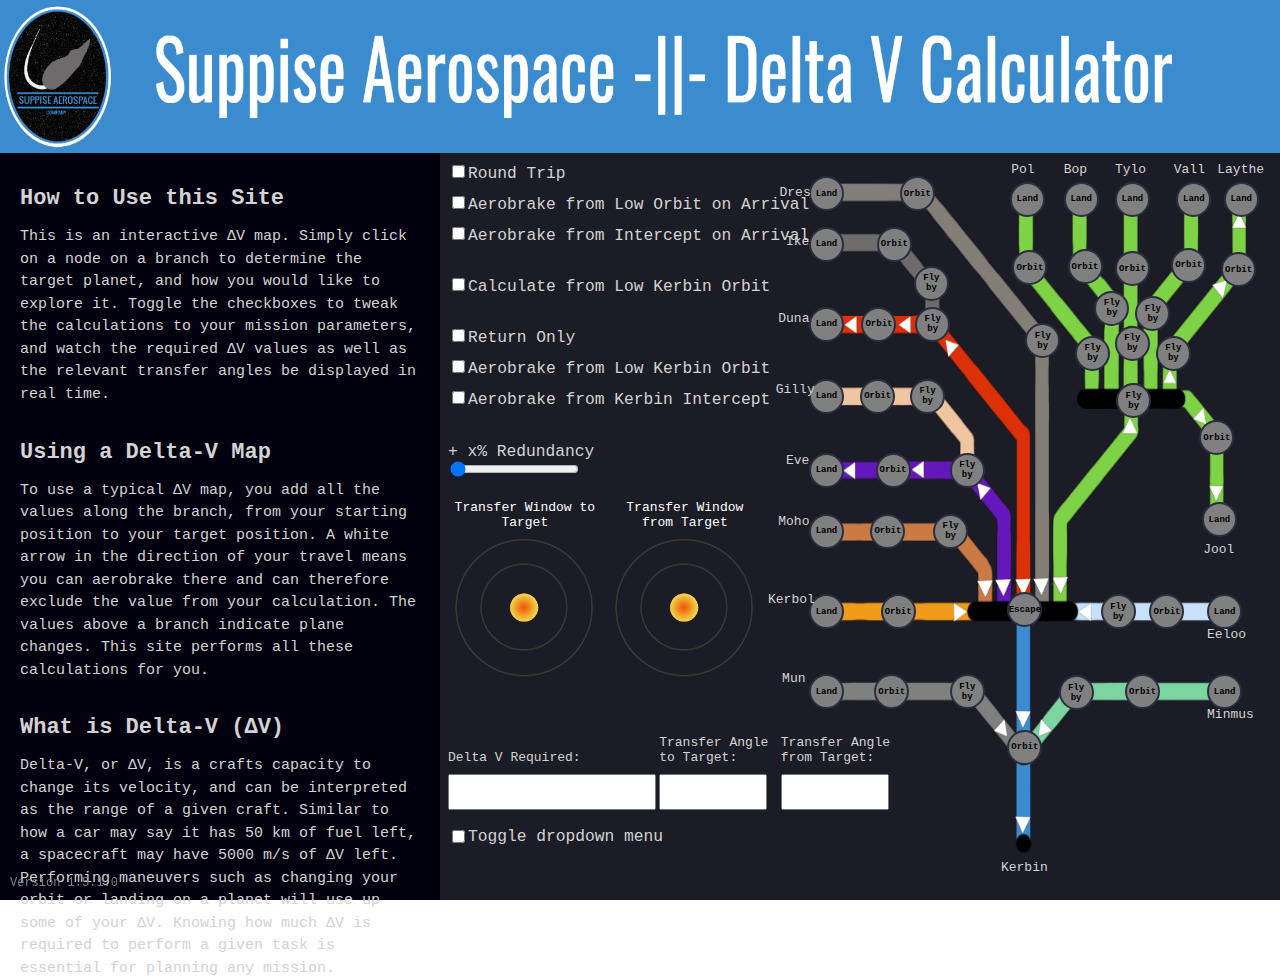
<file: index.html>
<!DOCTYPE html>
<html>

<head>
  <title>KSP Delta V Calculator | Suppise Aerospace</title>
  <link rel="icon" href="favicon.ico" type="images/general/logo2.png">
</head>

<body>

  <body onload="setDefaultSliderValue()">
    <div class="banner">
      <img id="bannerPic" src="images/general/banner.png" alt="bannerPic">
      <img id="mobileBannerPic" src="images/general/mobileBanner.png" alt="mobileBannerPic">

      <!-- Styles -->
      <link rel="stylesheet" href="Styles/default.css">
      <link rel="stylesheet" href="Styles/mobile.css" media="screen and (max-width: 1200px)">
    </div>
    <div class="content">
      <div class="left-section">
        <h2>How to Use this Site</h2>
        <p>
          This is an interactive ΔV map. Simply click on a node on a branch to determine the target planet, and how you
          would like to explore it. Toggle the checkboxes to tweak the calculations to your mission parameters, and
          watch the required ΔV values as well as the relevant transfer angles be displayed in real time.
        </p>

        <h2>Using a Delta-V Map</h2>
        <p>
          To use a typical ΔV map, you add all the values along the branch, from your starting position to your target
          position. A white arrow in the direction of your travel means you can aerobrake there and can therefore
          exclude the value from your calculation. The values above a branch indicate plane changes. This site performs
          all these calculations for you.
        </p>

        <h2>What is Delta-V (ΔV)</h2>
        <p>
          Delta-V, or ΔV, is a crafts capacity to change its velocity, and can be interpreted as the range of a given
          craft. Similar to how a car may say it has 50 km of fuel left, a spacecraft may have 5000 m/s of ΔV left.
          Performing maneuvers such as changing your orbit or landing on a planet will use up some of your ΔV. Knowing
          how much ΔV is required to perform a given task is essential for planning any mission.
        </p>
      </div>
      <div class="right-section"></div>
      <input type="text" id="dV_display" readonly>
      <div id="dV">Delta V Required:</div>

      <input type="text" id="arrival_angle" readonly>
      <div id="arrival">Transfer Angle <br> to Target:</div>

      <input type="text" id="departure_angle" readonly>
      <div id="departure">Transfer Angle <br> from Target:</div>

      <div class="dropdown">
        <div class="dropdown-content" id="dv-dropdown">
          <!-- Entries added dynamically -->
        </div>
      </div>

      <!-- dv map display -->
      <img id="calculator-image" src="images/maps/mapV3.png" alt="Calculator Image">
      <div class="paths">
        <img id="sun0" src="images/maps/sun0.png" alt="sun0">
        <img id="sun1" src="images/maps/sun1.png" alt="sun1">
        <img id="moho0" src="images/maps/moho0.png" alt="moho0">
        <img id="moho1" src="images/maps/moho1.png" alt="moho1">
        <img id="moho2" src="images/maps/moho2.png" alt="moho2">
        <img id="eve0" src="images/maps/eve0.png" alt="eve0">
        <img id="eve1" src="images/maps/eve1.png" alt="eve1">
        <img id="eve2" src="images/maps/eve2.png" alt="eve2">
        <img id="gilly0" src="images/maps/gilly0.png" alt="gilly0">
        <img id="gilly1" src="images/maps/gilly1.png" alt="gilly1">
        <img id="gilly2" src="images/maps/gilly2.png" alt="gilly2">
        <img id="kerbin0" src="images/maps/kerbin0.png" alt="kerbin0">
        <img id="kerbin1" src="images/maps/kerbin1.png" alt="kerbin1">
        <img id="mun0" src="images/maps/mun0.png" alt="mun0">
        <img id="mun1" src="images/maps/mun1.png" alt="mun1">
        <img id="mun2" src="images/maps/mun2.png" alt="mun2">
        <img id="minmus0" src="images/maps/minmus0.png" alt="minmus0">
        <img id="minmus1" src="images/maps/minmus1.png" alt="minmus1">
        <img id="minmus2" src="images/maps/minmus2.png" alt="minmus2">
        <img id="duna0" src="images/maps/duna0.png" alt="duna0">
        <img id="duna1" src="images/maps/duna1.png" alt="duna1">
        <img id="duna2" src="images/maps/duna2.png" alt="duna2">
        <img id="ike0" src="images/maps/ike0.png" alt="ike0">
        <img id="ike1" src="images/maps/ike1.png" alt="ike1">
        <img id="ike2" src="images/maps/ike2.png" alt="ike2">
        <img id="dres0" src="images/maps/dres0.png" alt="dres0">
        <img id="dres1" src="images/maps/dres1.png" alt="dres1">
        <img id="dres2" src="images/maps/dres2.png" alt="dres2">
        <img id="jool0" src="images/maps/jool0.png" alt="jool0">
        <img id="jool1" src="images/maps/jool1.png" alt="jool1">
        <img id="jool2" src="images/maps/jool2.png" alt="jool2">
        <img id="laythe0" src="images/maps/laythe0.png" alt="laythe0">
        <img id="laythe1" src="images/maps/laythe1.png" alt="laythe1">
        <img id="laythe2" src="images/maps/laythe2.png" alt="laythe2">
        <img id="vall0" src="images/maps/vall0.png" alt="vall0">
        <img id="vall1" src="images/maps/vall1.png" alt="vall1">
        <img id="vall2" src="images/maps/vall2.png" alt="vall2">
        <img id="tylo0" src="images/maps/tylo0.png" alt="tylo0">
        <img id="tylo1" src="images/maps/tylo1.png" alt="tylo1">
        <img id="tylo2" src="images/maps/tylo2.png" alt="tylo2">
        <img id="bop0" src="images/maps/bop0.png" alt="bop0">
        <img id="bop1" src="images/maps/bop1.png" alt="bop1">
        <img id="bop2" src="images/maps/bop2.png" alt="bop2">
        <img id="pol0" src="images/maps/pol0.png" alt="pol0">
        <img id="pol1" src="images/maps/pol1.png" alt="pol1">
        <img id="pol2" src="images/maps/pol2.png" alt="pol2">
        <img id="eeloo0" src="images/maps/eeloo0.png" alt="eeloo0">
        <img id="eeloo1" src="images/maps/eeloo1.png" alt="eeloo1">
        <img id="eeloo2" src="images/maps/eeloo2.png" alt="eeloo2">
      </div>

      <img id="aeroArrive" src="images/aerobreak/aeroArrive.png" alt="Aerobrake Arrival" class="aero">
      <img id="aeroReturn" src="images/aerobreak/aeroReturn.png" alt="Aerobrake Return" class="aero">
      <img id="aeroArriveLO" src="images/aerobreak/aeroArriveLO.png" alt="Aerobrake Arrive LO" class="aero">
      <img id="aeroReturnLO" src="images/aerobreak/aeroReturnLO.png" alt="Aerobrake Return LO" class="aero">

      <img id="emptyPhaseAngleArrive" src="images/transferAngles/emptyPhaseAngleArrive.png" alt="Transfer Angle Arrive">
      <img id="mohoArrive" src="images/transferAngles/mohoArrive.png" alt="mohoArrive">
      <img id="eveArrive" src="images/transferAngles/eveArrive.png" alt="eveArrive">
      <img id="dunaArrive" src="images/transferAngles/dunaArrive.png" alt="dunaArrive">
      <img id="dresArrive" src="images/transferAngles/dresArrive.png" alt="dresArrive">
      <img id="joolArrive" src="images/transferAngles/joolArrive.png" alt="joolArrive">
      <img id="eelooArrive" src="images/transferAngles/eelooArrive.png" alt="eelooArrive">
      <div id="transferAngleArriveText">Transfer Window to Target</div>

      <img id="emptyPhaseAngleDepart" src="images/transferAngles/emptyPhaseAngleDepart.png" alt="Transfer Angle Depart">
      <img id="mohoDepart" src="images/transferAngles/mohoDepart.png" alt="mohoDepart">
      <img id="eveDepart" src="images/transferAngles/eveDepart.png" alt="eveDepart">
      <img id="dunaDepart" src="images/transferAngles/dunaDepart.png" alt="dunaDepart">
      <img id="dresDepart" src="images/transferAngles/dresDepart.png" alt="dresDepart">
      <img id="joolDepart" src="images/transferAngles/joolDepart.png" alt="joolDepart">
      <img id="eelooDepart" src="images/transferAngles/eelooDepart.png" alt="eelooDepart">
      <div id="transferAngleDepartText">Transfer Window from Target</div>

      <div class="toggle-boxes"> <!-- Apear in the order of which they are on the site (not numerical) -->
        <label>
          <input type="checkbox" id="toggle1" onchange="handleToggleChange('toggle1')">Round Trip
        </label>
        <label>
          <input type="checkbox" id="toggle2" onchange="handleToggleChange('toggle2')">Aerobrake from Low Orbit on
          Arrival
        </label>
        <label>
          <input type="checkbox" id="toggle3" onchange="handleToggleChange('toggle3')">Aerobrake from Intercept on
          Arrival
        </label>
        <label>
          <input type="checkbox" id="toggle7" onchange="handleToggleChange('toggle7')">Calculate from Low Kerbin Orbit
        </label>
        <label>
          <input type="checkbox" id="toggle4" onchange="handleToggleChange('toggle4')">Return Only
        </label>
        <label>
          <input type="checkbox" id="toggle5" onchange="handleToggleChange('toggle5')">Aerobrake from Low Kerbin Orbit
        </label>
        <label>
          <input type="checkbox" id="toggle6" onchange="handleToggleChange('toggle6')">Aerobrake from Kerbin Intercept
        </label>
        <div class="slider">
          <input type="range" id="slider" min="0" max="5" step="1" onchange="handleSliderChange(this)">
          <div id="slider-value">+ x% Redundancy</div>
        </div>
        </label>
      </div>
      <label>
        <input type="checkbox" id="toggle8" onchange="handleToggleChange('toggle8')">
        <div id="dropdown-toggle">Toggle dropdown menu</div>
      </label>
    </div>
    <div class="tree">
      <div class="branch" id="Sun"> <!-- sun -->
        <button class="node" id="sunOrbit" onclick="calculateSum('Sun', 0)" data-value="19700">Orbit</button>
        <button class="node" id="sunLand" onclick="calculateSum('Sun', 1)" data-value="67000">Land</button>
        <div id="kerbolLabel">Kerbol</div>
      </div>
      <div class="branch" id="Moho"> <!-- moho -->
        <button class="node" id="mohoIntercept" onclick="calculateSum('Moho', 0)" data-value="3280">Fly by</button>
        <button class="node" id="mohoOrbit" onclick="calculateSum('Moho', 1)" data-value="2410">Orbit</button>
        <button class="node" id="mohoLand" onclick="calculateSum('Moho', 2)" data-value="870">Land</button>
        <div id="mohoLabel">Moho</div>
      </div>
      <div class="branch" id="Eve"> <!-- eve -->
        <button class="node" id="eveIntercept" onclick="calculateSum('Eve', 0)" data-value="520">Fly by</button>
        <button class="node" id="eveOrbit" onclick="calculateSum('Eve', 1)" data-value="1410">Orbit</button>
        <button class="node" id="eveLand" onclick="calculateSum('Eve', 2)" data-value="8000">Land</button>
        <div id="eveLabel">Eve</div>
      </div>
      <div class="branch" id="Gilly"> <!-- gilly -->
        <button class="node" id="gillyIntercept" onclick="calculateSum('Gilly', 0)" data-value="660">Fly by</button>
        <button class="node" id="gillyOrbit" onclick="calculateSum('Gilly', 1)" data-value="410">Orbit</button>
        <button class="node" id="gillyLand" onclick="calculateSum('Gilly', 2)" data-value="30">Land</button>
        <div id="gillyLabel">Gilly</div>
      </div>
      <div class="branch" id="Kerbin"> <!-- kerbin -->
        <button class="node" id="kerbinOrbit" onclick="calculateSum('Kerbin', 0)" data-value="3400">Orbit</button>
        <button class="node" id="kerbinEscape" onclick="calculateSum('Kerbin', 1)" data-value="950">Escape</button>
        <div id="kerbinLabel">Kerbin</div>
      </div>
      <div class="branch" id="Mun"> <!-- mun -->
        <button class="node" id="munIntercept" onclick="calculateSum('Mun', 0)" data-value="860">Fly by</button>
        <button class="node" id="munOrbit" onclick="calculateSum('Mun', 1)" data-value="310">Orbit</button>
        <button class="node" id="munLand" onclick="calculateSum('Mun', 2)" data-value="580">Land</button>
        <div id="munLabel">Mun</div>
      </div>
      <div class="branch" id="Minmus"> <!-- minmus -->
        <button class="node" id="minmusIntercept" onclick="calculateSum('Minmus', 0)" data-value="1170">Fly
          by</button>
        <button class="node" id="minmusOrbit" onclick="calculateSum('Minmus', 1)" data-value="160">Orbit</button>
        <button class="node" id="minmusLand" onclick="calculateSum('Minmus', 2)" data-value="180">Land</button>
        <div id="minmusLabel">Minmus</div>
      </div>
      <div class="branch" id="Duna"> <!-- duna -->
        <button class="node" id="dunaIntercept" onclick="calculateSum('Duna', 0)" data-value="140">Fly by</button>
        <button class="node" id="dunaOrbit" onclick="calculateSum('Duna', 1)" data-value="610">Orbit</button>
        <button class="node" id="dunaLand" onclick="calculateSum('Duna', 2)" data-value="1450">Land</button>
        <div id="dunaLabel">Duna</div>
      </div>
      <div class="branch" id="Ike"> <!-- ike -->
        <button class="node" id="ikeIntercept" onclick="calculateSum('Ike', 0)" data-value="420">Fly by</button>
        <button class="node" id="ikeOrbit" onclick="calculateSum('Ike', 1)" data-value="180">Orbit</button>
        <button class="node" id="ikeLand" onclick="calculateSum('Ike', 2)" data-value="390">Land</button>
        <div id="ikeLabel">Ike</div>
      </div>
      <div class="branch" id="Dres"> <!-- dres -->
        <button class="node" id="dresIntercept" onclick="calculateSum('Dres', 0)" data-value="1620">Fly by</button>
        <button class="node" id="dresOrbit" onclick="calculateSum('Dres', 1)" data-value="1290">Orbit</button>
        <button class="node" id="dresLand" onclick="calculateSum('Dres', 2)" data-value="430">Land</button>
        <div id="dresLabel">Dres</div>
      </div>
      <div class="branch" id="Jool"> <!-- jool -->
        <button class="node" id="joolIntercept" onclick="calculateSum('Jool', 0)" data-value="1250">Fly by</button>
        <button class="node" id="joolOrbit" onclick="calculateSum('Jool', 1)" data-value="2970">Orbit</button>
        <button class="node" id="joolLand" onclick="calculateSum('Jool', 2)" data-value="14000">Land</button>
        <div id="joolLabel">Jool</div>
      </div>
      <div class="branch" id="Laythe"> <!-- laythe -->
        <button class="node" id="laytheIntercept" onclick="calculateSum('Laythe', 0)" data-value="2340">Fly
          by</button>
        <button class="node" id="laytheOrbit" onclick="calculateSum('Laythe', 1)" data-value="1070">Orbit</button>
        <button class="node" id="laytheLand" onclick="calculateSum('Laythe', 2)" data-value="2900">Land</button>
        <div id="laytheLabel">Laythe</div>
      </div>
      <div class="branch" id="Vall"> <!-- vall -->
        <button class="node" id="vallIntercept" onclick="calculateSum('Vall', 0)" data-value="2030">Fly by</button>
        <button class="node" id="vallOrbit" onclick="calculateSum('Vall', 1)" data-value="910">Orbit</button>
        <button class="node" id="vallLand" onclick="calculateSum('Vall', 2)" data-value="860">Land</button>
        <div id="vallLabel">Vall</div>
      </div>
      <div class="branch" id="Tylo"> <!-- tylo -->
        <button class="node" id="tyloIntercept" onclick="calculateSum('Tylo', 0)" data-value="1810">Fly by</button>
        <button class="node" id="tyloOrbit" onclick="calculateSum('Tylo', 1)" data-value="1100">Orbit</button>
        <button class="node" id="tyloLand" onclick="calculateSum('Tylo', 2)" data-value="2270">Land</button>
        <div id="tyloLabel">Tylo</div>
      </div>
      <div class="branch" id="Bop"> <!-- bop -->
        <button class="node" id="bopIntercept" onclick="calculateSum('Bop', 0)" data-value="4070">Fly by</button>
        <button class="node" id="bopOrbit" onclick="calculateSum('Bop', 1)" data-value="900">Orbit</button>
        <button class="node" id="bopLand" onclick="calculateSum('Bop', 2)" data-value="230">Land</button>
        <div id="bopLabel">Bop</div>
      </div>
      <div class="branch" id="Pol"> <!-- pol -->
        <button class="node" id="polIntercept" onclick="calculateSum('Pol', 0)" data-value="2270">Fly by</button>
        <button class="node" id="polOrbit" onclick="calculateSum('Pol', 1)" data-value="820">Orbit</button>
        <button class="node" id="polLand" onclick="calculateSum('Pol', 2)" data-value="130">Land</button>
        <div id="polLabel">Pol</div>
      </div>
      <div class="branch" id="Eeloo"> <!-- eeloo -->
        <button class="node" id="eelooIntercept" onclick="calculateSum('Eeloo', 0)" data-value="2470">Fly by</button>
        <button class="node" id="eelooOrbit" onclick="calculateSum('Eeloo', 1)" data-value="1370">Orbit</button>
        <button class="node" id="eelooLand" onclick="calculateSum('Eeloo', 2)" data-value="620">Land</button>
        <div id="eelooLabel">Eeloo</div>
      </div>
    </div>
    </div>
    </div>
    </div>

    <footer>
      <span id="version-info">Version 1.5.1.0</span>
    </footer>

    <!-- Scripts -->
    <script src="Scripts/Main.js"></script>
    <script src="Scripts/Aerobrake.js"></script>
    <script src="Scripts/Transfer.js"></script>
    <script src="Scripts/Dropdown.js"></script>
  </body>

</html>
</file>
<file: Styles/default.css>
@media only screen and (min-width: 1200px) {

  /**********************************************
  *************************** GENERAL POSITIONING
  **********************************************/

  html,
  body {
    height: 100%;
    margin: 0;
    padding: 0;
  }

  .banner {
    height: 17%;
    background-color: rgb(59, 140, 207);
  }

  .content {
    display: flex;
    height: 83%;
    width: 100%;
    color: lightgray;
  }

  .left-section {
    flex-basis: 33.33%;
    background-color: rgb(2, 0, 14);
    padding-left: 20px;
    padding-right: 20px;
    padding-top: 0px;
  }

  .right-section {
    flex-basis: 66.67%;
    display: flex;
    flex-direction: column;
    align-items: center;
    justify-content: center;
    background-color: rgb(28, 28, 38);
    padding: 20px;
  }

  /***********************************************
*********************************** INTERACTIVES
***********************************************/

  /* toggle boxes and slider */

  .toggle-boxes label {
    margin-bottom: 10px;
    color: lightgrey;
  }

  .slider label {
    margin-top: 10px;
    color: lightgrey;
  }

  #slider-value {
    margin-top: -40px;
    font-size: 100%;
  }

  .toggle-boxes {
    display: flex;
    flex-direction: column;
    position: absolute;
    top: 18%;
    left: 35%;
    font-size: 125%;
    font-family: monospace;
  }

  .toggle-boxes label:nth-child(3),
  .toggle-boxes label:nth-child(4) {
    margin-bottom: 30px;
  }

  .toggle-boxes label:nth-child(7) {
    margin-bottom: 50px;
  }

  #toggle8 {
    position: absolute;
    left: 35%;
    bottom: 6%;
  }

  #dropdown-toggle {
    position: absolute;
    left: calc(35% + 20px);
    bottom: 6%;
    font-size: 125%;
    font-family: monospace;
  }

  .toggle-boxes:hover {
    cursor: pointer;
  }


  /*branches and nodes*/

  .node {
    display: inline-flex;
    align-items: center;
    justify-content: center;
    width: 35px;
    height: 35px;
    border-radius: 50%;
    background-color: grey;
    color: black;
    border: #2b2e3f 2px solid;
    font-weight: bold;
    text-align: center;
    margin-right: 10px;
    font-size: 9px;
    font-family: monospace;
  }

  .node:hover {
    cursor: pointer;
  }

  /**************************************************
***************************** TXT AND MISC POSITONS
**************************************************/

  #title {
    position: absolute;
    top: 0.5%;
    left: 12%;
    font-family: 'Oswald', sans-serif;
    font-weight: 400;
    font-size: 80px;
    color: rgb(255, 255, 255);
  }

  .left-section h2 {
    font-size: 22px;
    padding-top: 15px;
    margin-bottom: 0px;
    font-family: monospace;
  }

  .left-section p {
    font-size: 15px;
    line-height: 1.5;
    font-family: monospace;
  }

  #transferAngleArriveText {
    width: 12%;
    text-align: center;
    position: absolute;
    top: 55.5%;
    left: 35%;
    color: white;
    font-family: monospace;
  }

  #transferAngleDepartText {
    width: 12%;
    text-align: center;
    position: absolute;
    top: 55.5%;
    left: 47.5%;
    color: white;
    font-family: monospace;
  }

  footer {
    position: fixed;
    bottom: 10px;
    left: 10px;
    font-family: monospace;
  }

  #version-info {
    font-size: 12px;
    color: grey;
  }

  /********************************************
************************************ DISPLAYS
********************************************/

  /* dV display */

  #dV_display {
    height: 30px;
    width: 200px;
    font-size: 20px;
    text-align: center;
    position: absolute;
    left: 35%;
    bottom: 10%;
    font-family: monospace;
    z-index: 2;
  }

  #dV {
    position: absolute;
    left: 35%;
    bottom: 15%;
    font-family: monospace;
  }

  /* arrival and departure angle displays */

  #arrival_angle {
    height: 30px;
    width: 100px;
    font-size: 17px;
    text-align: center;
    position: absolute;
    left: 51.5%;
    bottom: 10%;
    font-family: monospace;
  }

  #arrival {
    position: absolute;
    left: 51.5%;
    bottom: 15%;
    font-family: monospace;
  }

  #departure_angle {
    height: 30px;
    width: 100px;
    font-size: 17px;
    text-align: center;
    position: absolute;
    left: 61%;
    bottom: 10%;
    font-family: monospace;
  }

  #departure {
    position: absolute;
    left: 61%;
    bottom: 15%;
    font-family: monospace;
  }

  /* dropdown */

  .dropdown {
    position: absolute;
    right: calc(52.5% + 200px);
    bottom: 10%;
    display: inline-block;
    z-index: 2;
  }

  .dropdown-content {
    display: none;
    background-color: #2b2e3f;
    left: 5px;
    min-width: 160px;
    box-shadow: 0px 8px 16px 0px rgba(0, 0, 0, 0.2);
    z-index: 2;
    color: rgb(190, 190, 190);
    font-family: monospace;
  }

  .dropdown-content div {
    padding: 12px 16px;
    left: 5px;
    border-bottom: 1px solid #ddd;
  }

  /* .dropdown:hover .dropdown-content {
    display: block;
    left: -100%;
  } */


  /***************************************
***************************** ALL IMAGES
***************************************/

  #calculator-image {
    width: 36%;
    height: 75%;
    position: absolute;
    top: 20%;
    left: 62.5%;
  }

  #paths {
    opacity: 0;
    width: 36%;
    height: 75%;
    position: absolute;
    top: 20%;
    left: 62.5%;
  }

  .aero {
    opacity: 0;
  }

  #aeroArrive {
    opacity: 1;
  }

  #aeroReturn {
    opacity: 1;
  }


  #aeroArrive {
    width: 36%;
    height: 75%;
    position: absolute;
    top: 20%;
    left: 62.5%;
  }

  #aeroReturn {
    width: 36%;
    height: 75%;
    position: absolute;
    top: 20%;
    left: 62.5%;
  }

  #aeroArriveLO {
    width: 36%;
    height: 75%;
    position: absolute;
    top: 20%;
    left: 62.5%;
  }

  #aeroReturnLO {
    width: 36%;
    height: 75%;
    position: absolute;
    top: 20%;
    left: 62.5%;
  }

  #mohoArrive,
  #eveArrive,
  #dunaArrive,
  #dresArrive,
  #joolArrive,
  #eelooArrive {
    width: 12%;
    position: absolute;
    top: 59%;
    left: 35%;
    opacity: 0;
  }

  #emptyPhaseAngleArrive {
    width: 12%;
    position: absolute;
    top: 59%;
    left: 35%;
    opacity: 1;
  }

  #mohoDepart,
  #eveDepart,
  #dunaDepart,
  #dresDepart,
  #joolDepart,
  #eelooDepart {
    width: 12%;
    position: absolute;
    top: 59%;
    left: 47.5%;
    opacity: 0;
  }


  #emptyPhaseAngleDepart {
    width: 12%;
    position: absolute;
    top: 59%;
    left: 47.5%;
  }

  #bannerPic {
    width: 100%;
    height: 17%;
    position: absolute;
    top: 0%;
    left: 0%;
  }

  #mobileBannerPic {
    display: none;
  }

  #sun0,
  #sun1,
  #moho0,
  #moho1,
  #moho2,
  #eve0,
  #eve1,
  #eve2,
  #gilly0,
  #gilly1,
  #gilly2,
  #kerbin0,
  #kerbin1,
  #mun0,
  #mun1,
  #mun2,
  #minmus0,
  #minmus1,
  #minmus2,
  #duna0,
  #duna1,
  #duna2,
  #ike0,
  #ike1,
  #ike2,
  #dres0,
  #dres1,
  #dres2,
  #jool0,
  #jool1,
  #jool2,
  #laythe0,
  #laythe1,
  #laythe2,
  #vall0,
  #vall1,
  #vall2,
  #tylo0,
  #tylo1,
  #tylo2,
  #bop0,
  #bop1,
  #bop2,
  #pol0,
  #pol1,
  #pol2,
  #eeloo0,
  #eeloo1,
  #eeloo2 {
    opacity: 0;
    width: 36%;
    height: 75%;
    position: absolute;
    top: 20%;
    left: 62.5%;
  }

  /**************************************
***********************  NODE POSITIONS
**************************************/

  #sunOrbit {
    position: absolute;
    top: 66%;
    left: 68.8%;
  }

  #sunLand {
    position: absolute;
    top: 66%;
    left: 63.2%;
  }

  #mohoIntercept {
    position: absolute;
    top: 57.1%;
    left: 72.9%;
    text-align: center;
  }

  #mohoOrbit {
    position: absolute;
    top: 57.1%;
    left: 68%;
  }

  #mohoLand {
    position: absolute;
    top: 57.1%;
    left: 63.2%;
  }

  #eveIntercept {
    position: absolute;
    top: 50.3%;
    left: 74.2%;
    text-align: center;
  }

  #eveOrbit {
    position: absolute;
    top: 50.3%;
    left: 68.4%;
  }

  #eveLand {
    position: absolute;
    top: 50.3%;
    left: 63.2%;
  }

  #gillyIntercept {
    position: absolute;
    top: 42.1%;
    left: 71.1%;
    text-align: center;
  }

  #gillyOrbit {
    position: absolute;
    top: 42.1%;
    left: 67.2%;
  }

  #gillyLand {
    position: absolute;
    top: 42.1%;
    left: 63.2%;
  }

  #kerbinOrbit {
    position: absolute;
    top: 81.1%;
    left: 78.7%;
  }

  #kerbinEscape {
    position: absolute;
    top: 65.8%;
    left: 78.7%;
  }

  #munIntercept {
    position: absolute;
    top: 74.9%;
    left: 74.2%;
    text-align: center;
  }

  #munOrbit {
    position: absolute;
    top: 74.9%;
    left: 68.3%;
  }

  #munLand {
    position: absolute;
    top: 74.9%;
    left: 63.2%;
  }

  #minmusIntercept {
    position: absolute;
    top: 75%;
    left: 82.7%;
    text-align: center;
  }

  #minmusOrbit {
    position: absolute;
    top: 74.9%;
    left: 87.9%;
  }

  #minmusLand {
    position: absolute;
    top: 74.9%;
    left: 94.3%;
  }

  #dunaIntercept {
    position: absolute;
    top: 34.1%;
    left: 71.5%;
    text-align: center;
  }

  #dunaOrbit {
    position: absolute;
    top: 34.1%;
    left: 67.3%;
  }

  #dunaLand {
    position: absolute;
    top: 34.1%;
    left: 63.2%;
  }

  #ikeIntercept {
    position: absolute;
    top: 29.5%;
    left: 71.4%;
    text-align: center;
  }

  #ikeOrbit {
    position: absolute;
    top: 25.2%;
    left: 68.5%;
  }

  #ikeLand {
    position: absolute;
    top: 25.2%;
    left: 63.2%;
  }

  #dresIntercept {
    position: absolute;
    top: 35.9%;
    left: 80.1%;
    text-align: center;
  }

  #dresOrbit {
    position: absolute;
    top: 19.6%;
    left: 70.3%;
  }

  #dresLand {
    position: absolute;
    top: 19.6%;
    left: 63.2%;
  }

  #joolIntercept {
    position: absolute;
    top: 42.6%;
    left: 87.2%;
    text-align: center;
  }

  #joolOrbit {
    position: absolute;
    top: 46.7%;
    left: 93.7%;
  }

  #joolLand {
    position: absolute;
    top: 55.8%;
    left: 93.9%;
  }

  #laytheIntercept {
    position: absolute;
    top: 37.3%;
    left: 90.3%;
    text-align: center;
  }

  #laytheOrbit {
    position: absolute;
    top: 28%;
    left: 95.4%;
  }

  #laytheLand {
    position: absolute;
    top: 20.2%;
    left: 95.6%;
  }

  #vallIntercept {
    position: absolute;
    top: 32.9%;
    left: 88.7%;
    text-align: center;
  }

  #vallOrbit {
    position: absolute;
    top: 27.5%;
    left: 91.5%;
  }

  #vallLand {
    position: absolute;
    top: 20.2%;
    left: 91.9%;
  }

  #tyloIntercept {
    position: absolute;
    top: 36.2%;
    left: 87.1%;
    text-align: center;
  }

  #tyloOrbit {
    position: absolute;
    top: 27.9%;
    left: 87.1%;
  }

  #tyloLand {
    position: absolute;
    top: 20.2%;
    left: 87.1%;
  }

  #bopIntercept {
    position: absolute;
    top: 32.3%;
    left: 85.5%;
    text-align: center;
  }

  #bopOrbit {
    position: absolute;
    top: 27.7%;
    left: 83.4%;
  }

  #bopLand {
    position: absolute;
    top: 20.2%;
    left: 83.1%;
  }

  #polIntercept {
    position: absolute;
    top: 37.3%;
    left: 84%;
  }

  #polOrbit {
    position: absolute;
    top: 27.8%;
    left: 79.1%;
  }

  #polLand {
    position: absolute;
    top: 20.2%;
    left: 78.9%;
  }

  #eelooIntercept {
    position: absolute;
    top: 66%;
    left: 86%;
  }

  #eelooOrbit {
    position: absolute;
    top: 66%;
    left: 89.8%;
  }

  #eelooLand {
    position: absolute;
    top: 66%;
    left: 94.3%;
  }

  /*************************************************
************************************** NODE LABELS
*************************************************/

  #kerbolLabel,
  #mohoLabel,
  #eveLabel,
  #gillyLabel,
  #kerbinLabel,
  #munLabel,
  #minmusLabel,
  #dunaLabel,
  #ikeLabel,
  #dresLabel,
  #joolLabel,
  #laytheLabel,
  #vallLabel,
  #tyloLabel,
  #bopLabel,
  #polLabel,
  #eelooLabel {
    color: lightgray;
    font-family: monospace;
  }

  #kerbolLabel {
    position: absolute;
    top: 65.8%;
    left: 60%;
  }

  #mohoLabel {
    position: absolute;
    top: 57.1%;
    left: 60.8%;
  }

  #eveLabel {
    position: absolute;
    top: 50.3%;
    left: 61.4%;
  }

  #gillyLabel {
    position: absolute;
    top: 42.4%;
    left: 60.6%;
  }

  #kerbinLabel {
    position: absolute;
    top: 95.6%;
    left: 78.2%;
  }

  #munLabel {
    position: absolute;
    top: 74.5%;
    left: 61.1%;
  }

  #minmusLabel {
    position: absolute;
    top: 78.5%;
    left: 94.3%;
  }

  #dunaLabel {
    position: absolute;
    top: 34.5%;
    left: 60.8%;
  }

  #ikeLabel {
    position: absolute;
    top: 26%;
    left: 61.4%;
  }

  #dresLabel {
    position: absolute;
    top: 20.6%;
    left: 60.9%;
  }

  #joolLabel {
    position: absolute;
    top: 60.2%;
    left: 94%;
  }

  #laytheLabel {
    position: absolute;
    top: 18%;
    left: 95.1%;
  }

  #vallLabel {
    position: absolute;
    top: 18%;
    left: 91.7%;
  }

  #tyloLabel {
    position: absolute;
    top: 18%;
    left: 87.1%;
  }

  #bopLabel {
    position: absolute;
    top: 18%;
    left: 83.1%;
  }

  #polLabel {
    position: absolute;
    top: 18%;
    left: 79%;
  }

  #eelooLabel {
    position: absolute;
    top: 69.7%;
    left: 94.3%;
  }
}
</file>
<file: Styles/mobile.css>
@media only screen and (max-width: 1200px) {
  /**********************************************
  *************************** GENERAL POSITIONING
  **********************************************/

  html,
  body {
    height: 100%;
    margin: 0;
    padding: 0;
  }

  .banner {
    height: 5%;
    background-color: rgb(59, 140, 207);
  }

  .content {
    display: flex;
    height: 95%;
    width: 100%;
    color: lightgray;
  }

  .left-section {
    display: none;
  }

  .right-section {
    flex-basis: 100%;
    display: flex;
    flex-direction: column;
    align-items: center;
    justify-content: center;
    background-color: rgb(28, 28, 38);
    padding: 20px;
  }

  /***********************************************
*********************************** INTERACTIVES
***********************************************/

  /* toggle boxes and slider */

  .toggle-boxes label {
    max-width: 58%;
    margin-bottom: 25px;
    color: lightgrey;
  }

  .slider label {
    margin-top: 25px;
    color: lightgrey;
  }

  #slider-value {
    margin-top: -70px;
    font-size: 100%;
  }


  .toggle-boxes {
    display: flex;
    flex-direction: column;
    position: absolute;
    top: 18%;
    left: 2%;
    font-size: 30px;
    font-family: monospace;
  }

  .toggle-boxes label:nth-child(3),
  .toggle-boxes label:nth-child(4) {
    margin-bottom: 30px;
  }

  .toggle-boxes label:nth-child(7) {
    margin-bottom: 80px;
  }

  /* disables the last toggle box */
  /* .toggle-boxes label:last-child {
    display: none;
  } */

  #toggle8 {
    display: none;
  }

  #dropdown-toggle {
    display: none;
  }

  /*branches and nodes*/

  .node {
    display: inline-flex;
    align-items: center;
    justify-content: center;
    height: 3%;
    border-radius: 50%;
    background-color: gray;
    color: black;
    border: #2b2e3f 2px solid;
    font-weight: bold;
    text-align: center;
    margin-right: 10px;
    font-size: 15px;
    font-family: monospace;
  }

  .node:hover {
    cursor: pointer;
  }

  /**************************************************
***************************** TXT AND MISC POSITONS
**************************************************/

  #title {
    position: absolute;
    top: 0.5%;
    left: 12%;
    font-family: 'Oswald', sans-serif;
    font-weight: 400;
    font-size: 80px;
    color: rgb(255, 255, 255);
  }

  #transferAngleArriveText {
    width: 20%;
    font-size: 20px;
    text-align: center;
    position: absolute;
    top: 82%;
    left: 32%;
    color: white;
    font-family: monospace;
  }

  #transferAngleDepartText {
    width: 20%;
    font-size: 20px;
    text-align: center;
    position: absolute;
    top: 82%;
    left: 75%;
    color: white;
    font-family: monospace;
  }

  footer {
    position: fixed;
    bottom: 20px;
    left: 15px;
    font-family: monospace;
  }

  #version-info {
    font-size: 18px;
    color: grey;
  }

  /********************************************
************************************ DISPLAYS
********************************************/

  #dV_display {
    height: 45px;
    width: 230px;
    position: absolute;
    left: 3%;
    bottom: 28%;
    font-family: monospace;
    text-align: center;
    font-size: 35px;
  }

  #dV {
    position: absolute;
    left: 3%;
    bottom: 33%;
    font-family: monospace;
    font-size: 30px;
  }

  #arrival_angle {
    height: 40px;
    width: 130px;
    position: absolute;
    left: 3%;
    bottom: 16%;
    font-family: monospace;
    text-align: center;
    font-size: 30px;
  }

  #arrival {
    position: absolute;
    left: 3%;
    bottom: 21%;
    font-family: monospace;
    font-size: 25px;
  }

  #departure_angle {
    height: 40px;
    width: 130px;
    position: absolute;
    left: 3%;
    bottom: 5%;
    font-family: monospace;
    text-align: center;
    font-size: 30px;
  }

  #departure {
    position: absolute;
    left: 3%;
    bottom: 10%;
    font-family: monospace;
    font-size: 25px;
  }

  /* Styles for the dropdown container */
  .dropdown {
    position: absolute;
    left: 2%;
    bottom: 32%;
    display: inline-block;
    z-index: 2;
  }

  /* Styles for the dropdown content */
  .dropdown-content {
    display: none;
    background-color: #2b2e3f;
    min-width: 180px;
    box-shadow: 0px 8px 16px 0px rgba(0, 0, 0, 0.2);
    z-index: 2;
    color: rgb(190, 190, 190);
    font-family: monospace;
    font-size: 25px;
  }

  .dropdown-content div {
    padding: 12px 16px;
    border-bottom: 1px solid #ddd;
  }

  /***************************************
***************************** ALL IMAGES
***************************************/

  #calculator-image {
    width: 62%;
    height: 75%;
    position: absolute;
    top: 20%;
    left: 35%;
  }

  #paths {
    opacity: 0;
    width: 62%;
    height: 75%;
    position: absolute;
    top: 20%;
    left: 35%;
  }

  .aero {
    opacity: 0;
  }

  #aeroArrive {
    opacity: 1;
  }

  #aeroReturn {
    opacity: 1;
  }


  #aeroArrive {
    width: 62%;
    height: 75%;
    position: absolute;
    top: 20%;
    left: 35%;
  }

  #aeroReturn {
    width: 62%;
    height: 75%;
    position: absolute;
    top: 20%;
    left: 35%;
  }

  #aeroArriveLO {
    width: 62%;
    height: 75%;
    position: absolute;
    top: 20%;
    left: 35%;
  }

  #aeroReturnLO {
    width: 62%;
    height: 75%;
    position: absolute;
    top: 20%;
    left: 35%;
  }

  #mohoArrive,
  #eveArrive,
  #dunaArrive,
  #dresArrive,
  #joolArrive,
  #eelooArrive {
    width: 20%;
    position: absolute;
    top: 85%;
    left: 32%;
    opacity: 0;
  }

  #emptyPhaseAngleArrive {
    width: 20%;
    position: absolute;
    top: 85%;
    left: 32%;
    opacity: 1;
  }

  #mohoDepart,
  #eveDepart,
  #dunaDepart,
  #dresDepart,
  #joolDepart,
  #eelooDepart {
    width: 20%;
    position: absolute;
    top: 85%;
    left: 75%;
    opacity: 0;
  }


  #emptyPhaseAngleDepart {
    width: 20%;
    position: absolute;
    top: 85%;
    left: 75%;
  }

  #bannerPic {
    display: none;
  }

  #mobileBannerPic {
    width: 100%;
    height: 17%;
    position: absolute;
    top: 0%;
    left: 0%;
  }

  #sun0,
  #sun1,
  #moho0,
  #moho1,
  #moho2,
  #eve0,
  #eve1,
  #eve2,
  #gilly0,
  #gilly1,
  #gilly2,
  #kerbin0,
  #kerbin1,
  #mun0,
  #mun1,
  #mun2,
  #minmus0,
  #minmus1,
  #minmus2,
  #duna0,
  #duna1,
  #duna2,
  #ike0,
  #ike1,
  #ike2,
  #dres0,
  #dres1,
  #dres2,
  #jool0,
  #jool1,
  #jool2,
  #laythe0,
  #laythe1,
  #laythe2,
  #vall0,
  #vall1,
  #vall2,
  #tylo0,
  #tylo1,
  #tylo2,
  #bop0,
  #bop1,
  #bop2,
  #pol0,
  #pol1,
  #pol2,
  #eeloo0,
  #eeloo1,
  #eeloo2 {
    opacity: 0;
    width: 62%;
    height: 75%;
    position: absolute;
    top: 20%;
    left: 35%;
  }

  /**************************************
***********************  NODE POSITIONS
**************************************/

  #sunOrbit {
    position: absolute;
    top: 66.5%;
    left: 46.5%;
  }

  #sunLand {
    position: absolute;
    top: 66.5%;
    left: 37%;
  }

  #mohoIntercept {
    position: absolute;
    top: 57.7%;
    left: 51.5%;
    text-align: center;
  }

  #mohoOrbit {
    position: absolute;
    top: 57.7%;
    left: 44.5%;
  }

  #mohoLand {
    position: absolute;
    top: 57.7%;
    left: 37%;
  }

  #eveIntercept {
    position: absolute;
    top: 50.8%;
    left: 53%;
    text-align: center;
  }

  #eveOrbit {
    position: absolute;
    top: 50.8%;
    left: 45%;
  }

  #eveLand {
    position: absolute;
    top: 50.8%;
    left: 37%;
  }

  #gillyIntercept {
    position: absolute;
    top: 42.5%;
    left: 50%;
    text-align: center;
  }

  #gillyOrbit {
    position: absolute;
    top: 42.5%;
    left: 43%;
  }

  #gillyLand {
    position: absolute;
    top: 42.5%;
    left: 37%;
  }

  #kerbinOrbit {
    position: absolute;
    top: 82%;
    left: 62.2%;
  }

  #kerbinEscape {
    position: absolute;
    top: 66.8%;
    left: 62%;
  }

  #munIntercept {
    position: absolute;
    top: 75.4%;
    left: 53.5%;
    text-align: center;
  }

  #munOrbit {
    position: absolute;
    top: 75.4%;
    left: 45%;
  }

  #munLand {
    position: absolute;
    top: 75.4%;
    left: 37%;
  }

  #minmusIntercept {
    position: absolute;
    top: 75.4%;
    left: 68.5%;
    text-align: center;
  }

  #minmusOrbit {
    position: absolute;
    top: 75.4%;
    left: 77.9%;
  }

  #minmusLand {
    position: absolute;
    top: 75.4%;
    left: 90%;
  }

  #dunaIntercept {
    position: absolute;
    top: 34.6%;
    left: 50%;
    text-align: center;
  }

  #dunaOrbit {
    position: absolute;
    top: 34.6%;
    left: 42.5%;
  }

  #dunaLand {
    position: absolute;
    top: 34.6%;
    left: 37%;
  }

  #ikeIntercept {
    position: absolute;
    top: 30.5%;
    left: 49.5%;
    text-align: center;
  }

  #ikeOrbit {
    position: absolute;
    top: 25.7%;
    left: 44%;
  }

  #ikeLand {
    position: absolute;
    top: 25.7%;
    left: 37%;
  }

  #dresIntercept {
    position: absolute;
    top: 36.5%;
    left: 64%;
    text-align: center;
  }

  #dresOrbit {
    position: absolute;
    top: 20%;
    left: 49%;
  }

  #dresLand {
    position: absolute;
    top: 20%;
    left: 37%;
  }

  #joolIntercept {
    position: absolute;
    top: 43%;
    left: 76%;
    text-align: center;
  }

  #joolOrbit {
    position: absolute;
    top: 47%;
    left: 88.2%;
  }

  #joolLand {
    position: absolute;
    top: 56%;
    left: 88.7%;
  }

  #laytheIntercept {
    position: absolute;
    top: 38%;
    left: 82.2%;
    text-align: center;
  }

  #laytheOrbit {
    position: absolute;
    top: 28%;
    left: 91%;
  }

  #laytheLand {
    position: absolute;
    top: 20.2%;
    left: 91.5%;
  }

  #vallIntercept {
    position: absolute;
    top: 32.7%;
    left: 80%;
    text-align: center;
  }

  #vallOrbit {
    position: absolute;
    top: 27.5%;
    left: 85%;
  }

  #vallLand {
    position: absolute;
    top: 20.2%;
    left: 85%;
  }

  #tyloIntercept {
    position: absolute;
    top: 35.9%;
    left: 76.1%;
    text-align: center;
  }

  #tyloOrbit {
    position: absolute;
    top: 29.2%;
    left: 76.3%;
  }

  #tyloLand {
    position: absolute;
    top: 20.4%;
    left: 76.8%;
  }

  #bopIntercept {
    position: absolute;
    top: 32.7%;
    left: 72.5%;
    text-align: center;
  }

  #bopOrbit {
    position: absolute;
    top: 27.7%;
    left: 70%;
  }

  #bopLand {
    position: absolute;
    top: 20.2%;
    left: 70.2%;
  }

  #polIntercept {
    position: absolute;
    top: 38%;
    left: 71%;
  }

  #polOrbit {
    position: absolute;
    top: 27.8%;
    left: 62.5%;
  }

  #polLand {
    position: absolute;
    top: 20.2%;
    left: 62.5%;
  }

  #eelooIntercept {
    position: absolute;
    top: 66.5%;
    left: 74%;
  }

  #eelooOrbit {
    position: absolute;
    top: 66.5%;
    left: 82%;
  }

  #eelooLand {
    position: absolute;
    top: 66.5%;
    left: 90%;
  }

  /*************************************************
************************************** NODE LABELS
*************************************************/

  #kerbolLabel,
  #mohoLabel,
  #eveLabel,
  #gillyLabel,
  #kerbinLabel,
  #munLabel,
  #minmusLabel,
  #dunaLabel,
  #ikeLabel,
  #dresLabel,
  #joolLabel,
  #laytheLabel,
  #vallLabel,
  #tyloLabel,
  #bopLabel,
  #polLabel,
  #eelooLabel {
    color: lightgray;
    font-family: monospace;
    font-size: 18px;
  }

  #kerbolLabel {
    position: absolute;
    top: 65.2%;
    left: 35%;
  }

  #mohoLabel {
    position: absolute;
    top: 56.5%;
    left: 35%;
  }

  #eveLabel {
    position: absolute;
    top: 49.8%;
    left: 35%;
  }

  #gillyLabel {
    position: absolute;
    top: 41.2%;
    left: 35%;
  }

  #kerbinLabel {
    position: absolute;
    top: 95.6%;
    left: 62%;
  }

  #munLabel {
    position: absolute;
    top: 74%;
    left: 35%;
  }

  #minmusLabel {
    position: absolute;
    top: 74%;
    left: 91%;
  }

  #dunaLabel {
    position: absolute;
    top: 33.3%;
    left: 35%;
  }

  #ikeLabel {
    position: absolute;
    top: 24.8%;
    left: 35%;
  }

  #dresLabel {
    position: absolute;
    top: 19.4%;
    left: 35%;
  }

  #joolLabel {
    position: absolute;
    top: 59.8%;
    left: 89%;
  }

  #laytheLabel {
    position: absolute;
    top: 18.5%;
    left: 92%;
  }

  #vallLabel {
    position: absolute;
    top: 18.5%;
    left: 85%;
  }

  #tyloLabel {
    position: absolute;
    top: 18.5%;
    left: 77%;
  }

  #bopLabel {
    position: absolute;
    top: 18.5%;
    left: 71%;
  }

  #polLabel {
    position: absolute;
    top: 18.5%;
    left: 63%;
  }

  #eelooLabel {
    position: absolute;
    top: 65.2%;
    left: 91%;
  }
}
</file>
